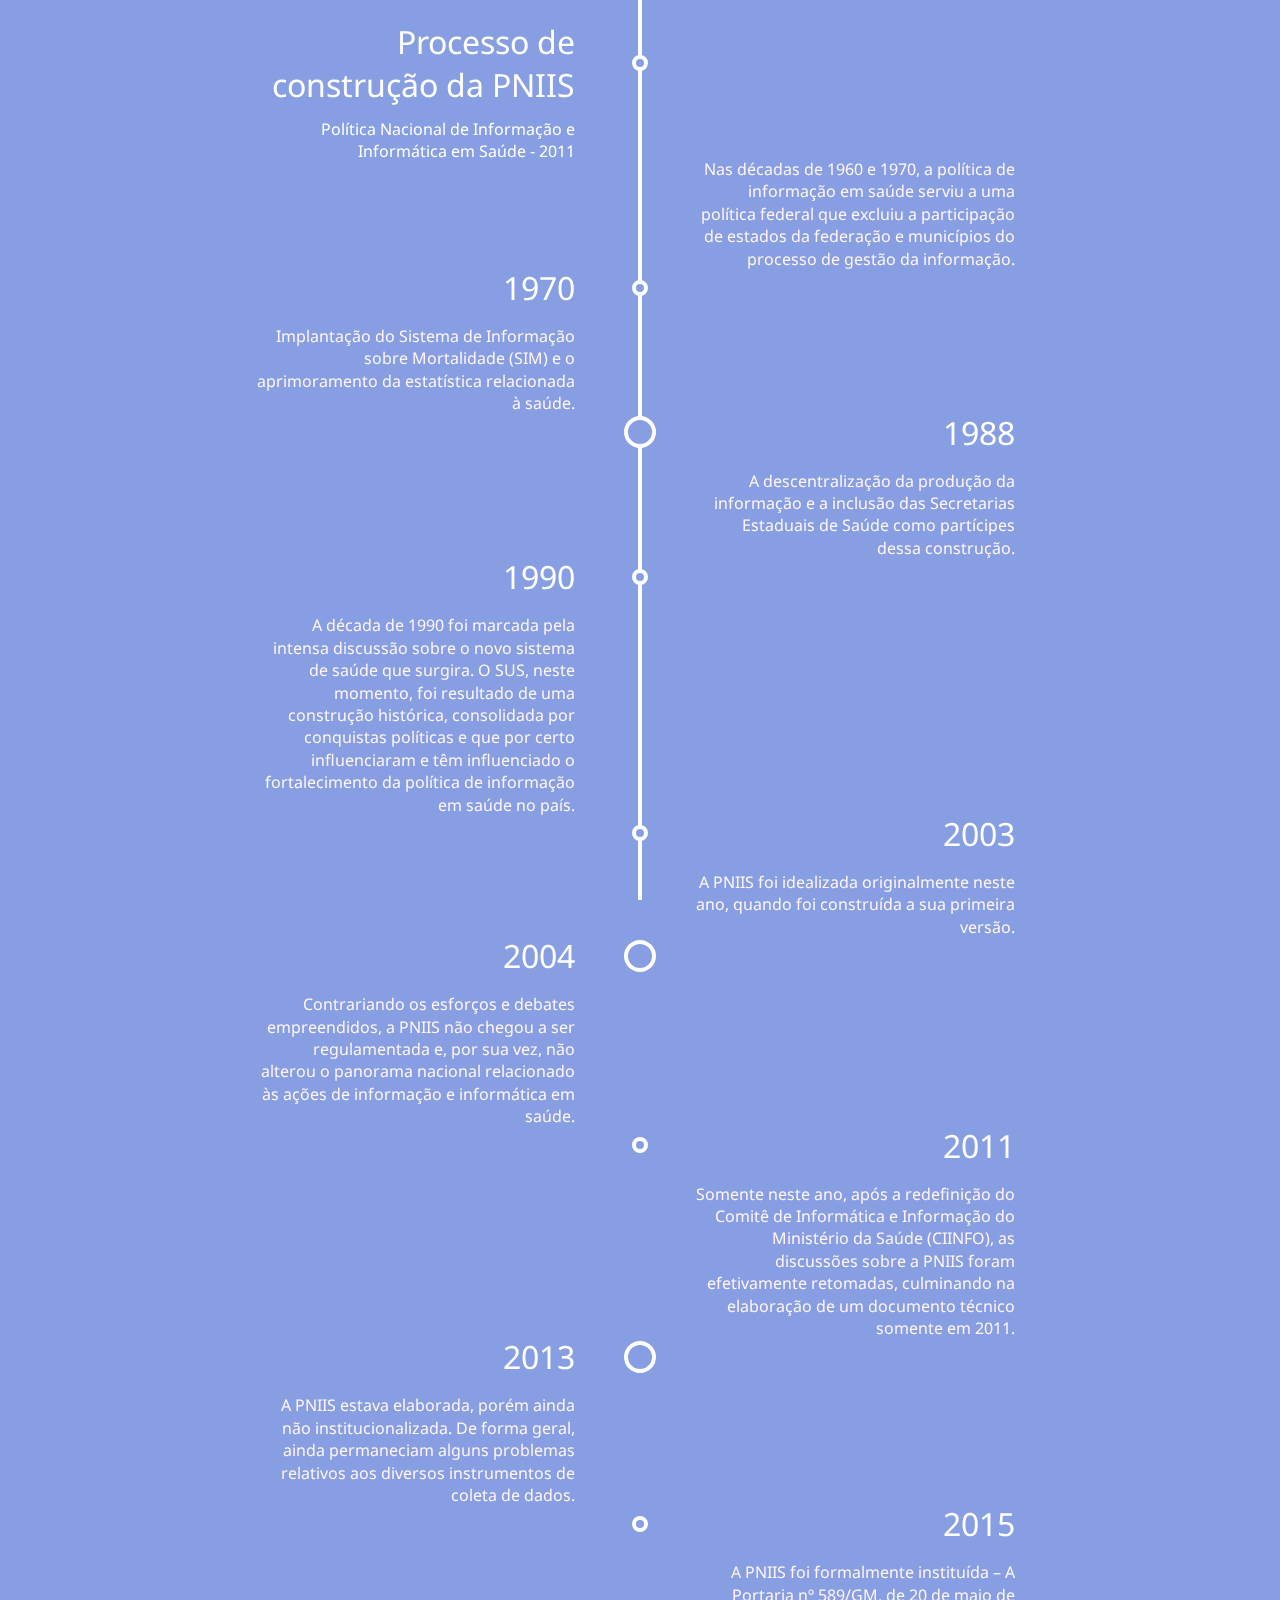
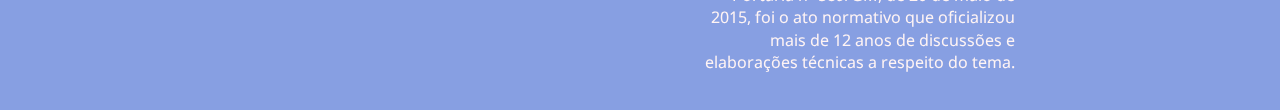
<file: timeline_PNIIS/index.html>
<!DOCTYPE html>
<html >
<head>
  <meta charset="UTF-8">
  <title> Processo de construção da PNIIS </title>
  
  
  <link rel='stylesheet prefetch' href='https://fonts.googleapis.com/css?family=Droid+Sans'>

      <link rel="stylesheet" href="css/style.css">

  
</head>

<body>
  <div class="entries">
  <div class="entry">
    <div class="title"> Processo de construção da PNIIS </div>
    <div class="text">Política Nacional de Informação e Informática em Saúde - 2011</div>
    <div class="body">
    </div>
  </div>
  <div class="entry">

    <div class="body">
      <p>Nas décadas de 1960 e 1970, a política de informação em saúde serviu a uma política federal que excluiu a participação de estados da federação e municípios do processo de gestão da informação.</p>
    </div>
  </div>
  <div class="entry">
    <div class="title">1970</div>
    <div class="body">
      <p>Implantação do Sistema de Informação sobre Mortalidade (SIM) e o aprimoramento da estatística relacionada à saúde.
      </p>
    </div>
  </div>
  <div class="entry">
    <div class="title big">1988</div>
    <div class="body">
      <p>A descentralização da produção da informação e a inclusão das Secretarias Estaduais de Saúde como partícipes dessa construção.</p>
    </div>
  </div>
  <div class="entry">
    <div class="title">1990</div>
    <div class="body">
      <p>A década de 1990 foi marcada pela intensa discussão sobre o novo sistema de saúde que surgira. O SUS, neste momento, foi resultado de uma construção histórica, consolidada por conquistas políticas e que por certo influenciaram e têm influenciado o fortalecimento da política de informação em saúde no país.
      </p>
    </div>
  </div>
  <div class="entry">
    <div class="title">2003</div>
    <div class="body">
      <p>A PNIIS foi idealizada originalmente neste ano, quando foi construída a sua primeira versão.
      </p>
    </div>
  </div>
  <div class="entry">
    <div class="title big">2004</div>
    <div class="body">
      <p>Contrariando os esforços e debates empreendidos, a PNIIS não chegou a ser regulamentada e, por sua vez, não alterou o panorama nacional relacionado às ações de informação e informática em saúde.
      </p>
    </div>
  </div>
  <div class="entry">
    <div class="title">2011</div>
    <div class="body">
      <p>Somente neste ano, após a redefinição do Comitê de Informática e Informação do Ministério da Saúde (CIINFO), as discussões sobre a PNIIS foram efetivamente retomadas, culminando na elaboração de um documento técnico somente em 2011.
      </p>
    </div>
  </div>
  <div class="entry">
    <div class="title big">2013</div>
    <div class="body">
      <p>A PNIIS estava elaborada, porém ainda não institucionalizada. De forma geral, ainda permaneciam alguns problemas relativos aos diversos instrumentos de coleta de dados.

      </p>
    </div>
  </div>
  <div class="entry">
    <div class="title">2015</div>
    <div class="body">
      <p>A PNIIS foi formalmente instituída – A Portaria nº 589/GM, de 20 de maio de 2015, foi o ato normativo que oficializou mais de 12 anos de discussões e elaborações técnicas a respeito do tema.

      </p>
    </div>
  </div>
</div>
  
    <script src="js/index.js"></script>

</body>
</html>
</file>
<file: timeline_PNIIS/css/style.css>
body {
  background-color: #879fe2;
  min-height: 100vh;
  margin: 0;
  font-family: 'Droid Sans', sans-serif;
}
body:before {
  content: '';
  position: fixed;
  top: 0px;
  left: 50%;
  bottom: 0px;
  -webkit-transform: translateX(-50%);
          transform: translateX(-50%);
  width: 4px;
  background-color: #fff;
}
.text{  
color: #fff !important;
font-size: 16px !important;
}
body .entries {
  width: calc(100% - 80px);
  max-width: 800px;
  margin: auto;
  position: relative;
  left: -5px;
  text-align: right;
}
body .entries .entry {
  width: calc(50% - 80px);
  float: left;
  padding: 20px;
  clear: both;
  text-align: right;
}
body .entries .entry:not(:first-child) {
  margin-top: -60px;
}
body .entries .entry .title {
  font-size: 32px;
  margin-bottom: 12px;
  position: relative;
  color: #fff;
  text-align: right;
}
body .entries .entry .title:before {
  content: '';
  position: absolute;
  width: 8px;
  height: 8px;
  border: 4px solid #ffffff;
  background-color: #879fe2;
  border-radius: 100%;
  top: 50%;
  -webkit-transform: translateY(-50%);
          transform: translateY(-50%);
  right: -73px;
  z-index: 1000;
  text-align: right;
}
body .entries .entry .title.big:before {
  width: 24px;
  height: 24px;
  -webkit-transform: translate(8px, -50%);
          transform: translate(8px, -50%);
          text-align: right;
}
body .entries .entry .body {
  color: rgb(255, 244, 244);
  text-align: right;
}
body .entries .entry .body p {
  line-height: 1.4em;
  text-align: right;
}
body .entries .entry:nth-child(2n) {
  text-align: left;
  float: right;
  text-align: right;
}
body .entries .entry:nth-child(2n) .title:before {
  left: -63px;
  text-align: right;
}
body .entries .entry:nth-child(2n) .title.big:before {
  -webkit-transform: translate(-8px, -50%);
          transform: translate(-8px, -50%);
          text-align: right;
}
</file>
